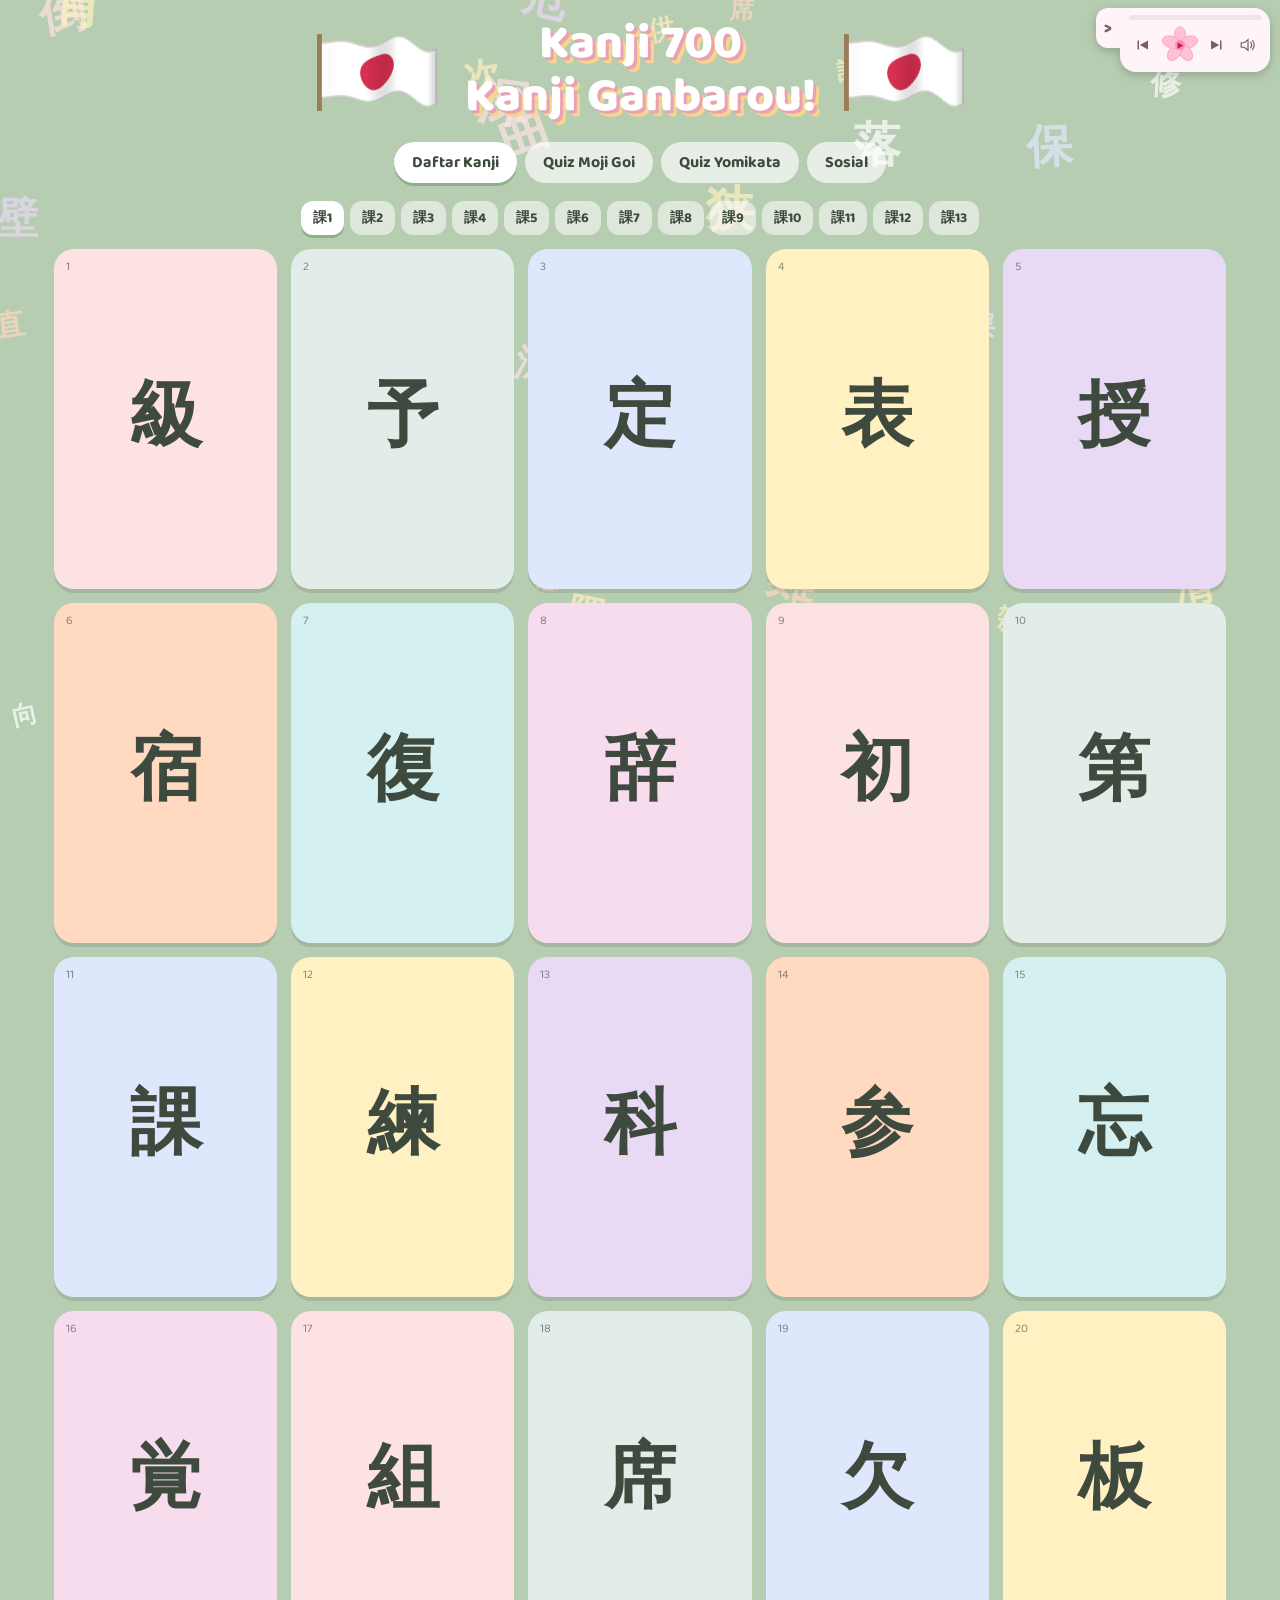
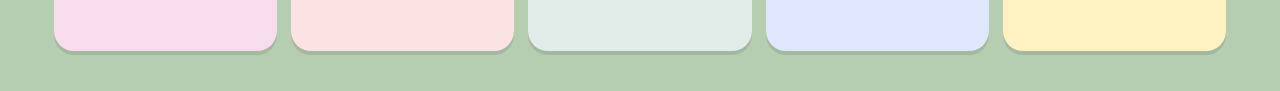
<file: index.html>
<!DOCTYPE html>
<html lang="id"><head><meta charset="utf-8">
<meta name="viewport" content="width=device-width, initial-scale=1, viewport-fit=cover">
<title>Kanji 700 Kanji Ganbarou!</title>
<link href="https://fonts.googleapis.com/css2?family=Baloo+2:wght@500;700;800&display=swap" rel="stylesheet">
<style>
:root{--sage:#b7cdb2;--ink:#3e4a3d;box-sizing:border-box;padding-top:env(safe-area-inset-top,0px);padding-bottom:env(safe-area-inset-bottom,0px)}
*{box-sizing:border-box}
html{scroll-padding-top:env(safe-area-inset-top,0px)}
body{margin:0;background:var(--sage);color:var(--ink);font-family:'Baloo 2','Hiragino Maru Gothic ProN','Yu Gothic',system-ui,sans-serif;min-height:100vh}
header{display:flex;align-items:center;justify-content:center;gap:clamp(8px,3vw,28px);padding:18px 10px 6px}
h1{margin:0;font-size:clamp(22px,5.5vw,48px);font-weight:800;text-align:center;line-height:1.1;color:#fff;text-shadow:3px 3px 0 #e9a1b4,6px 6px 0 #f7d58c}
.flag{width:clamp(48px,12vw,90px);aspect-ratio:3/2;background:#fff;border-radius:3px;position:relative;transform-origin:left center;animation:wave 1.6s ease-in-out infinite;box-shadow:0 3px 8px #0003;flex:none}
.flag:before{content:"";position:absolute;left:50%;top:50%;width:46%;aspect-ratio:1;background:#d9304f;border-radius:50%;transform:translate(-50%,-50%)}
.flag:after{content:"";position:absolute;inset:0;border-radius:3px;background:linear-gradient(90deg,#0002,#fff0 30%,#0002 55%,#fff0 80%,#0002);background-size:200% 100%;animation:shade 1.6s linear infinite}
.flag.r{transform-origin:right center;animation-delay:-.8s}
@keyframes wave{0%,100%{transform:perspective(300px) rotateY(0) skewY(-4deg)}50%{transform:perspective(300px) rotateY(-14deg) skewY(5deg)}}
@keyframes shade{to{background-position:-200% 0}}
nav{display:flex;justify-content:center;gap:8px;flex-wrap:wrap;padding:12px}
nav button{font:700 16px 'Baloo 2',sans-serif;border:0;border-radius:99px;padding:8px 18px;background:#ffffffaa;color:var(--ink);cursor:pointer}
nav button.on{background:#fff;box-shadow:0 3px 0 #8fae8a}
main{max-width:1200px;margin:0 auto;padding:6px 14px 40px}
.sosial.full{position:fixed;inset:0;z-index:50;width:100%;height:100%;min-height:0;border-radius:0;background:#1d1a24}
html.gfull,html.gfull body{overflow:hidden}
html.gfull #pl{top:calc(env(safe-area-inset-top,0px) + 56px)}
.sosial{display:block;width:100%;height:calc(100vh - 170px);min-height:680px;border:0;border-radius:18px;background:transparent}
.lt{display:flex;flex-wrap:wrap;justify-content:center;gap:6px;margin:0 0 14px}
.lt button{font:700 14px 'Baloo 2',sans-serif;border:0;border-radius:12px;padding:6px 12px;background:#ffffff88;color:var(--ink);cursor:pointer}
.lt button.on{background:#fff;box-shadow:0 3px 0 #8fae8a}
.grid{display:grid;grid-template-columns:repeat(5,1fr);gap:14px}
@media(max-width:980px){.grid{grid-template-columns:repeat(3,1fr)}}
@media(max-width:560px){.grid{grid-template-columns:repeat(2,1fr);gap:10px}}
.card{perspective:800px;height:340px;cursor:pointer;-webkit-tap-highlight-color:transparent}
.in{position:relative;width:100%;height:100%;transition:transform .5s;transform-style:preserve-3d}
.flip .in{transform:rotateY(180deg)}
.f,.b{position:absolute;inset:0;border-radius:20px;padding:10px;box-shadow:0 4px 0 #0000001a;backface-visibility:hidden;-webkit-backface-visibility:hidden}
.f{text-align:center;display:flex;flex-direction:column;justify-content:center}
.b{transform:rotateY(180deg);overflow:auto;font-size:16px;line-height:1.35}
.n{font-size:12px;opacity:.6;position:absolute;left:12px;top:8px}
.k{font-size:clamp(54px,8vw,72px);font-weight:700}
.flagc{width:clamp(64px,15vw,120px);height:auto;flex:none;transform-origin:left center;animation:sway 2.2s ease-in-out infinite}@keyframes sway{0%,100%{transform:rotate(-2deg) skewY(-2deg)}50%{transform:rotate(2deg) skewY(2deg)}}.fm{font-weight:800;font-size:18px;margin-top:6px;line-height:1.2}
.m{font-weight:800;font-size:19px;text-align:center;margin-bottom:4px}
.b p{margin:4px 0;font-size:17px}.b b{background:#fff8;border-radius:8px;padding:0 6px;font-size:19px}.b small{font-size:13px;opacity:.85}.b{text-align:center}.ch{display:flex;flex-wrap:wrap;justify-content:center;gap:6px;margin-top:6px}.cw{background:#fff;border-radius:12px;padding:3px 9px;font-size:14px;line-height:1.3}.cw strong{font-size:19px;font-weight:800}
.empty{text-align:center;background:#ffffff88;border-radius:20px;padding:30px;font-weight:700}
.q{max-width:720px;margin:0 auto;text-align:center}
.q .box{background:#ffffffbb;border-radius:24px;padding:18px}
.ask{font-size:14px}.big{font-size:clamp(34px,9vw,60px);font-weight:800;margin:6px 0 14px}
.opts{display:grid;grid-template-columns:1fr 1fr;gap:12px}
.opts button{font:800 clamp(18px,4.5vw,28px) 'Baloo 2','Yu Gothic',sans-serif;border:3px solid transparent;border-radius:22px;padding:16px 6px;cursor:pointer;color:#5b4a6b;transition:transform .15s}
.opts button:active{transform:scale(.95)}
.opts button.ok{border-color:#4caf7a;transform:scale(1.04)}.opts button.no{opacity:.45;border-color:#e57a8f}
.bar{height:14px;background:#ffffffaa;border-radius:99px;overflow:hidden;margin-bottom:12px}.bar i{display:block;height:100%;background:linear-gradient(90deg,#ffb3c6,#ffe29a,#b5e8d5);border-radius:99px}#rain{position:fixed;left:0;top:0;width:100%;height:100%;z-index:0;pointer-events:none}header,nav,main{position:relative;z-index:1}#pl{position:fixed;top:calc(env(safe-area-inset-top,0px) + 8px);right:10px;z-index:5;width:150px;background:#fff5f8;border-radius:0 16px 16px 16px;padding:7px 9px;filter:drop-shadow(0 3px 5px #0003)}
#pb{height:5px;background:#0001;border-radius:9px;overflow:hidden;cursor:pointer}#pb i{display:block;height:100%;width:0;background:#f48fb1}
.pr{display:flex;align-items:center;justify-content:space-between;margin-top:5px}
.pr button{border:0;background:none;padding:0;cursor:pointer;width:26px;height:26px;display:grid;place-items:center;position:relative}
.pr svg{width:18px;height:18px;fill:none;stroke:#7a5c6a;stroke-width:1.6}.pr #pv svg,.pr #pn svg{fill:#7a5c6a;stroke:none}
#pp{width:40px;height:40px}#pp .sk{width:40px;height:40px;stroke:none;fill:none}#pp .pi{position:absolute;width:15px;height:15px;fill:#c2185b;stroke:none}
#pl.on #pp .sk{animation:spin 7s linear infinite}@keyframes spin{to{transform:rotate(360deg)}}
#vr{display:none;width:100%;margin-top:4px;accent-color:#f48fb1}#pl.open #vr{display:block}
@media(max-width:820px){header{padding-top:96px}}
#pl{transition:transform .35s}#pl.hid{transform:translateX(calc(100% + 12px))}
#ph{position:absolute;left:-24px;top:0;width:24px;height:40px;border:0;border-radius:12px 0 0 12px;background:#fff5f8;color:#7a5c6a;font:800 16px 'Baloo 2',sans-serif;cursor:pointer}
.opts button.ok{background:#4cd97b;color:#fff;animation:blink .45s ease-in-out infinite;box-shadow:0 0 14px #4cd97b;transform:scale(1.04)}
.opts button.bad{background:#ff6b81;color:#fff}.opts button.dim{opacity:.5}
@keyframes blink{50%{background:#b8f5cd;color:#2e7d4f;box-shadow:0 0 3px #4cd97b}}
.msg{min-height:30px;font-weight:800;margin:12px 0 4px}
.go{font:800 16px 'Baloo 2',sans-serif;border:0;border-radius:99px;padding:10px 24px;background:#f7d58c;color:var(--ink);cursor:pointer}
.cp{display:grid;grid-template-columns:repeat(auto-fill,minmax(92px,1fr));gap:10px;margin:4px 0 8px}
.cp button{font:800 clamp(15px,3.6vw,20px) 'Baloo 2',sans-serif;border:3px solid transparent;border-radius:18px;padding:12px 4px;cursor:pointer;background:#ffffff99;color:var(--ink)}
.cp button.on{background:#fff;border-color:#8fae8a;box-shadow:0 3px 0 #8fae8a}.cp button.on:before{content:"\2713 "}
.go:disabled{opacity:.45;cursor:not-allowed}.go{margin:4px}
@media(prefers-reduced-motion:reduce){.flag,.flag:after{animation:none}}
html.insos #pl{display:none}
</style></head><body>
<div id="pl"><button id="ph" aria-label="Sembunyikan pemutar">&gt;</button><div id="pb"><i></i></div><div class="pr"><button id="pv" aria-label="Sebelumnya"><svg viewBox="0 0 24 24"><path d="M6 6h2v12H6zM20 6v12L9 12z"/></svg></button><button id="pp" aria-label="Putar/jeda"><svg class="sk" viewBox="0 0 48 48"><ellipse cx="24" cy="13" rx="7" ry="11" fill="#ffc2d4" stroke="#ff9fbb" stroke-width="1" transform="rotate(0 24 24)"/><ellipse cx="24" cy="13" rx="7" ry="11" fill="#ffc2d4" stroke="#ff9fbb" stroke-width="1" transform="rotate(72 24 24)"/><ellipse cx="24" cy="13" rx="7" ry="11" fill="#ffc2d4" stroke="#ff9fbb" stroke-width="1" transform="rotate(144 24 24)"/><ellipse cx="24" cy="13" rx="7" ry="11" fill="#ffc2d4" stroke="#ff9fbb" stroke-width="1" transform="rotate(216 24 24)"/><ellipse cx="24" cy="13" rx="7" ry="11" fill="#ffc2d4" stroke="#ff9fbb" stroke-width="1" transform="rotate(288 24 24)"/><circle cx="24" cy="24" r="6" fill="#ff8fb1"/></svg><svg class="pi" viewBox="0 0 24 24"><path id="pd" d="M9 7l9 5-9 5z"/></svg></button><button id="pn" aria-label="Berikutnya"><svg viewBox="0 0 24 24"><path d="M16 6h2v12h-2zM4 6v12l11-6z"/></svg></button><button id="vb" aria-label="Volume"><svg viewBox="0 0 24 24"><path d="M3 9v6h4l5 4V5L7 9zM15 8a5 5 0 010 8M17.5 5.5a9 9 0 010 13"/></svg></button></div><input id="vr" type="range" min="0" max="1" step=".01" value=".2" aria-label="Volume"></div>
<header><canvas class="flagc"></canvas><h1>Kanji 700<br>Kanji Ganbarou!</h1><canvas class="flagc"></canvas></header>
<nav><button data-t="k" class="on">Daftar Kanji</button><button data-t="m">Quiz Moji Goi</button><button data-t="y">Quiz Yomikata</button><button data-t="s">Sosial</button></nav>
<main id="app"></main>
<script>const SONGS=["songs/lagu-01.mp3", "songs/lagu-02.mp3", "songs/lagu-03.mp3", "songs/lagu-04.mp3", "songs/lagu-05.mp3", "songs/lagu-06.mp3", "songs/lagu-07.mp3", "songs/lagu-08.mp3", "songs/lagu-09.mp3", "songs/lagu-10.mp3", "songs/lagu-11.mp3"];</script>
<script></script>
<script>
// kanji|on|kun|arti|kata:yomi,... (20 kanji per pelajaran; kata pertama dipakai quiz)
const X={"表": "表:ひょう:tabel,表す:あらわす:menyatakan,表:おもて:sisi depan", "参": "参る:まいる:pergi (rendah hati)", "覚": "目が覚める:めがさめる:terbangun,目を覚ます:めをさます:membangunkan diri", "組": "組:くみ:kelompok,組む:くむ:menyusun,組み立てる:くみたてる:merakit", "消": "消える:きえる:menghilang,消極的:しょうきょくてき:negatif,消しゴム:けしゴム:penghapus", "次": "次ぐ:つぐ:menyusul,次:つぎ:berikut", "最": "最も:もっとも:paling", "当": "当てる:あてる:mengenakan,適当な:てきとうな:pantas", "選": "選ぶ:えらぶ:memilih", "変": "変わる:かわる:berubah,変える:かえる:mengubah", "直": "直通:ちょくつう:langsung,直る:なおる:sembuh,直す:なおす:memperbaiki,直ちに:ただちに:segera", "形": "形:かたち:bentuk,形容詞:けいようし:kata sifat", "記": "記号:きごう:simbol", "数": "数:かず:jumlah,数える:かぞえる:menghitung", "余": "余裕:よゆう:kelonggaran,余る:あまる:bersisa", "速": "速い:はやい:cepat", "遅": "遅れる:おくれる:terlambat", "易": "安易:あんい:enteng", "難": "難い:がたい:sukar ~", "太": "太る:ふとる:menjadi gemuk", "暖": "暖かい:あたたかい:hangat", "冷": "冷える:ひえる:menjadi dingin,冷やす:ひやす:mendinginkan,冷める:さめる:mendingin,冷ます:さます:mendinginkan", "温": "温度:おんど:suhu,温かい:あたたかい:hangat", "初": "初めに:はじめに:pada awalnya", "解": "解決:かいけつ:penyelesaian,解ける:とける:terpecahkan,解く:とく:memecahkan", "筆": "鉛筆:えんぴつ:pensil", "違": "違う:ちがう:berbeda", "向": "向ける:むける:mengarahkan,向かいの:むかいの:di seberang", "留": "留まる:とまる:berhenti,留める:とめる:menghentikan", "身": "身:み:tubuh"};
const G=Object.fromEntries("中級=menengah;上級=tingkat atas;予習=persiapan belajar;予定=rencana;定規=penggaris;発表=pengumuman;表現=ungkapan;授業=pelajaran;教授=profesor;宿題=PR;宿=penginapan;復習=mengulang;回復=pulih;辞書=kamus;辞める=berhenti;初級=tingkat dasar;初めて=pertama kali;第一=yang pertama;課程=kursus;課=pelajaran;練習=latihan;科学=sains;教科書=buku pelajaran;参加=ikut serta;参考書=buku referensi;忘れ物=barang tertinggal;忘れる=lupa;感覚=perasaan;覚える=mengingat;番組=acara TV;組織=organisasi;席=kursi;出席=hadir;欠席=absen;欠ける=kurang;黒板=papan tulis;板=papan;理解=paham;解答=jawaban;筆=kuas;筆記試験=ujian tulis;違反=pelanggaran;間違う=salah;消毒=desinfeksi;消す=menghapus;目次=daftar isi;次第に=perlahan-lahan;下線=garis bawah;最近=akhir-akhir ini;最初=awal;適切=tepat;適当=cocok;本当=benar;当たる=mengenai;選手=atlet;選挙=pemilu;例=contoh;例えば=misalnya;形式=format;人形=boneka;変化=perubahan;変な=aneh;和式=gaya Jepang;正直=jujur;直角=sudut siku;日記=buku harian;記入=mengisi;百点=nilai 100;点=poin;机=meja;数学=matematika;数字=angka;余計=berlebihan;余分=kelebihan;速度=kecepatan;高速=kecepatan tinggi;遅刻=terlambat;遅い=lambat;貿易=perdagangan;易しい=mudah;単語=kosakata;単数=tunggal;簡単=mudah;困難=kesulitan;難しい=sulit;細い=ramping;細かい=halus;太平洋=Samudra Pasifik;太い=tebal;狭い=sempit;浅い=dangkal;深夜=tengah malam;深い=dalam;冷静=tenang;静か=sunyi;涼しい=sejuk;暖房=pemanas;温暖=hangat;冷房=AC;冷たい=dingin;体温=suhu tubuh;気温=suhu udara;熱=demam;熱い=panas;困る=kesulitan;地球=bumi;球=bola;文化=budaya;化粧=rias".split(";").map(s=>s.split("=")));
const D=`級|キュウ||tingkat|中級:ちゅうきゅう,上級:じょうきゅう
予|ヨ||sebelumnya|予習:よしゅう,予定:よてい
定|テイ・ジョウ||menetapkan|予定:よてい,定規:じょうぎ
表|ヒョウ|おもて・あらわ-す|permukaan, tabel|発表:はっぴょう,表現:ひょうげん
授|ジュ||mengajar|授業:じゅぎょう,教授:きょうじゅ
宿|シュク|やど|penginapan|宿題:しゅくだい,宿:やど
復|フク||kembali|復習:ふくしゅう,回復:かいふく
辞|ジ|や-める|kata, berhenti|辞書:じしょ,辞める:やめる
初|ショ|はじ-め|pertama|初級:しょきゅう,初めて:はじめて
第|ダイ||urutan ke-|第一:だいいち
課|カ||pelajaran|課程:かてい,課:か
練|レン||berlatih|練習:れんしゅう
科|カ||bidang studi|科学:かがく,教科書:きょうかしょ
参|サン|まい-る|ikut, berkunjung|参加:さんか,参考書:さんこうしょ
忘||わす-れる|lupa|忘れ物:わすれもの,忘れる:わすれる
覚|カク|おぼ-える・さ-める|ingat, terbangun|感覚:かんかく,覚える:おぼえる
組|ソ|くみ・く-む|kelompok|番組:ばんぐみ,組織:そしき
席|セキ||kursi|出席:しゅっせき,席:せき
欠|ケツ|か-ける|kurang, absen|欠席:けっせき,欠ける:かける
板|バン|いた|papan|黒板:こくばん,板:いた
解|カイ|と-ける・と-く|memecahkan|理解:りかい,解答:かいとう
筆|ヒツ|ふで|kuas|筆:ふで,筆記試験:ひっきしけん
違|イ|ちが-う|berbeda, salah|違反:いはん,間違う:まちがう
消|ショウ|き-える・け-す|padam|消毒:しょうどく,消す:けす
次|ジ・シ|つぎ・つ-ぐ|berikutnya|目次:もくじ,次第に:しだいに
線|セン||garis|下線:かせん
最|サイ|もっと-も|paling|最近:さいきん,最初:さいしょ
適|テキ||cocok|適切:てきせつ,適当:てきとう
当|トウ|あ-たる・あ-てる|mengenai, tepat|本当:ほんとう,当たる:あたる
選|セン|えら-ぶ|memilih|選手:せんしゅ,選挙:せんきょ
例|レイ|たと-える|contoh|例:れい,例えば:たとえば
形|ケイ・ギョウ|かたち|bentuk|形式:けいしき,人形:にんぎょう
変|ヘン|か-わる・か-える|berubah, aneh|変化:へんか,変な:へんな
式|シキ||gaya, upacara|和式:わしき,形式:けいしき
直|チョク・ジキ|なお-る・なお-す|lurus, jujur|正直:しょうじき,直角:ちょっかく
記|キ||mencatat|日記:にっき,記入:きにゅう
点|テン||titik, nilai|百点:ひゃくてん,点:てん
机||つくえ|meja|机:つくえ
数|スウ|かず・かぞ-える|bilangan|数学:すうがく,数字:すうじ
余|ヨ|あま-る|sisa|余計:よけい,余分:よぶん
速|ソク|はや-い|cepat|速度:そくど,高速:こうそく
遅|チ|おそ-い・おく-れる|lambat|遅刻:ちこく,遅い:おそい
易|エキ・イ|やさ-しい|mudah|貿易:ぼうえき,易しい:やさしい
単|タン||tunggal|単語:たんご,単数:たんすう
簡|カン||sederhana|簡単:かんたん
難|ナン|むずか-しい・かた-い|sulit|困難:こんなん,難しい:むずかしい
細||ほそ-い・こま-かい|ramping, halus|細い:ほそい,細かい:こまかい
太|タイ|ふと-い・ふと-る|tebal, gemuk|太平洋:たいへいよう,太い:ふとい
狭||せま-い|sempit|狭い:せまい
浅||あさ-い|dangkal|浅い:あさい
深|シン|ふか-い|dalam|深夜:しんや,深い:ふかい
静|セイ|しず-か|tenang|冷静:れいせい,静か:しずか
涼||すず-しい|sejuk|涼しい:すずしい
暖|ダン|あたた-かい|hangat|暖房:だんぼう,温暖:おんだん
冷|レイ|つめ-たい・ひ-える|dingin|冷房:れいぼう,冷たい:つめたい
温|オン|あたた-かい|hangat, suhu|体温:たいおん,気温:きおん
熱|ネツ|あつ-い|panas, demam|熱:ねつ,熱い:あつい
困|コン|こま-る|kesulitan|困る:こまる,困難:こんなん
球|キュウ|たま|bola|地球:ちきゅう,球:たま
化|カ・ケ||berubah|文化:ぶんか,化粧:けしょう
馬|バ|うま|kuda|乗馬:じょうば:berkuda,馬:うま:kuda,馬車:ばしゃ:kereta kuda
象|ショウ・ゾウ||gajah, fenomena|気象:きしょう:cuaca,現象:げんしょう:fenomena,象:ぞう:gajah,印象:いんしょう:kesan
竹||たけ|bambu|竹:たけ:bambu,竹林:ちくりん:hutan bambu
糸||いと|benang|糸:いと:benang,毛糸:けいと:benang wol
貝||かい|kerang|貝:かい:kerang,貝殻:かいがら:cangkang
毛|モウ|け|rambut, bulu|羊毛:ようもう:wol,毛:け:rambut,毛糸:けいと:benang wol
舟||ふね|perahu|舟:ふね:perahu
石|セキ・シャク|いし|batu|石油:せきゆ:minyak bumi,磁石:じしゃく:magnet,石:いし:batu,石けん:せっけん:sabun
岩|ガン|いわ|batu karang|溶岩:ようがん:lava,岩:いわ:batu karang
畑||はたけ|ladang|畑:はたけ:ladang
由|ユ・ユウ||sebab|経由:けいゆ:melalui,理由:りゆう:alasan,自由:じゆう:kebebasan
油|ユ|あぶら|minyak|石油:せきゆ:minyak bumi,油:あぶら:minyak,しょう油:しょうゆ:kecap
官|カン||pejabat|官庁:かんちょう:kantor pemerintah,警官:けいかん:polisi
管|カン|くだ|pipa, mengelola|管理:かんり:pengelolaan,管:くだ:pipa
島|トウ|しま|pulau|半島:はんとう:semenanjung,島:しま:pulau
若||わか-い|muda|若い:わかい:muda,若者:わかもの:anak muda
苦|ク|くる-しい・にが-い|pahit, susah|苦労:くろう:kesulitan,苦しい:くるしい:menderita,苦い:にがい:pahit,苦手:にがて:kurang mahir
向|コウ|む-く・む-かう|menghadap|方向:ほうこう:arah,向く:むく:menghadap,向かう:むかう:menuju,向こう:むこう:seberang
老|ロウ||tua|老人:ろうじん:lansia
像|ゾウ||patung, citra|像:ぞう:patung,想像:そうぞう:imajinasi
紹|ショウ||memperkenalkan|紹介:しょうかい:perkenalan
介|カイ||perantara|紹介:しょうかい:perkenalan
留|リュウ・ル|と-まる・と-める|tinggal|留学:りゅうがく:studi luar negeri,留守:るす:tidak di rumah,書留:かきとめ:surat tercatat
的|テキ||sasaran|目的:もくてき:tujuan,代表的:だいひょうてき:representatif
術|ジュツ||teknik|手術:しゅじゅつ:operasi,美術館:びじゅつかん:museum seni
技|ギ||keterampilan|技術:ぎじゅつ:teknologi
妻|サイ|つま|istri|夫妻:ふさい:suami istri,妻:つま:istri
供|キョウ|とも|menyajikan|供給:きょうきゅう:pasokan,子供:こども:anak
緒|ショ||awal|一緒に:いっしょに:bersama
登|トウ・ト|のぼ-る|mendaki|登場:とうじょう:muncul,登山:とざん:mendaki gunung,登る:のぼる:mendaki
専|セン||khusus|専門:せんもん:bidang keahlian,専攻:せんこう:jurusan
卒|ソツ||lulus|卒業:そつぎょう:kelulusan
結|ケツ|むす-ぶ|mengikat|結果:けっか:hasil,結ぶ:むすぶ:mengikat,結婚:けっこん:pernikahan
婚|コン||menikah|結婚:けっこん:pernikahan
夫|フ・フウ|おっと|suami|夫人:ふじん:nyonya,夫婦:ふうふ:suami istri,夫:おっと:suami
刺|シ|さ-す|menusuk|名刺:めいし:kartu nama,刺す:さす:menusuk,刺身:さしみ:sashimi
身|シン|み|tubuh|身長:しんちょう:tinggi badan,全身:ぜんしん:seluruh tubuh,身分:みぶん:status,独身:どくしん:lajang
独|ドク|ひと-り|sendiri|独身:どくしん:lajang,独特:どくとく:khas,独り言:ひとりごと:bicara sendiri
柔|ジュウ|やわ-らかい|lembut|柔道:じゅうどう:judo,柔らかい:やわらかい:lembut
配|ハイ|くば-る|membagi, khawatir|心配:しんぱい:khawatir,配達:はいたつ:pengantaran,配る:くばる:membagikan
畳|ジョウ|たたみ|tatami|畳:たたみ:tatami,6畳:ろくじょう:6 tikar
具|グ||perkakas|家具:かぐ:perabot,道具:どうぐ:alat
雑|ザツ・ゾウ||campur|雑誌:ざっし:majalah,雑きん:ぞうきん:kain pel
誌|シ||catatan|雑誌:ざっし:majalah
童|ドウ||anak|童話:どうわ:dongeng,児童:じどう:anak-anak
児|ジ||anak|児童:じどう:anak-anak,育児:いくじ:pengasuhan anak
冊|サツ||buku (penghitung)|何冊:なんさつ:berapa buku,一冊:いっさつ:satu buku
壁||かべ|dinding|壁:かべ:dinding
絵|カイ・エ|え|gambar|絵画:かいが:lukisan,絵:え:gambar
隅||すみ|sudut|隅:すみ:sudut
箱||はこ|kotak|箱:はこ:kotak,ごみ箱:ごみばこ:tempat sampah
床|ショウ|とこ・ゆか|lantai|起床:きしょう:bangun tidur,床の間:とこのま:tokonoma,床:ゆか:lantai,床屋:とこや:tukang cukur
戸||と|pintu|戸:と:pintu,戸棚:とだな:lemari,雨戸:あまど:daun jendela
庫|コ||gudang|金庫:きんこ:brankas,車庫:しゃこ:garasi,冷蔵庫:れいぞうこ:kulkas
蔵|ゾウ||menyimpan|冷蔵庫:れいぞうこ:kulkas
器|キ||wadah|食器:しょっき:peralatan makan,器具:きぐ:perkakas,容器:ようき:wadah
乳|ニュウ||susu|牛乳:ぎゅうにゅう:susu sapi
卵||たまご|telur|卵:たまご:telur
果|カ||buah, hasil|果実:かじつ:buah,果物:くだもの:buah-buahan,結果:けっか:hasil
庭|テイ|にわ|taman|家庭:かてい:keluarga,庭:にわ:taman
落|ラク|お-ちる・お-とす|jatuh|落第:らくだい:tidak lulus,落ちる:おちる:jatuh,落とす:おとす:menjatuhkan,落ち着く:おちつく:tenang
並||なみ・なら-ぶ・なら-べる|berjajar|並木:なみき:deretan pohon,並ぶ:ならぶ:berbaris,並べる:ならべる:menyusun
決|ケツ|き-まる・き-める|memutuskan|決定:けってい:keputusan,決心:けっしん:tekad,決まる:きまる:ditetapkan,決める:きめる:memutuskan
折|セツ|お-れる・お-る|melipat, patah|骨折:こっせつ:patah tulang,折れる:おれる:patah,折る:おる:mematahkan
続|ゾク|つづ-く・つづ-ける|berlanjut|接続:せつぞく:sambungan,連続:れんぞく:berturut-turut,続く:つづく:berlanjut,続ける:つづける:melanjutkan,手続き:てつづき:prosedur
割||わり・わ-れる・わ-る|membagi, rasio|割合:わりあい:perbandingan,~割:わり:persepuluh,割れる:われる:pecah,割る:わる:memecah
流|リュウ|なが-れる・なが-す|mengalir|流行:りゅうこう:tren,交流:こうりゅう:pertukaran,流れる:ながれる:mengalir,流す:ながす:mengalirkan
渡||わた-る・わた-す|menyeberang|渡る:わたる:menyeberang,渡す:わたす:menyerahkan
曲|キョク|ま-がる・ま-げる|melengkung, lagu|曲:きょく:lagu,曲線:きょくせん:kurva,曲がる:まがる:berbelok,曲げる:まげる:membengkokkan
過|カ|す-ぎる・す-ごす|melewati|通過:つうか:melewati,過失:かしつ:kelalaian,過ぎる:すぎる:berlalu,過ごす:すごす:menghabiskan waktu
助|ジョ|たす-かる・たす-ける|menolong|助手:じょしゅ:asisten,助かる:たすかる:tertolong,助ける:たすける:menolong
倒|トウ|たお-れる・たお-す|roboh|面倒:めんどう:merepotkan,倒れる:たおれる:roboh,倒す:たおす:merobohkan
増|ゾウ|ま-す・ふ-える・ふ-やす|bertambah|増加:ぞうか:peningkatan,増す:ます:bertambah,増える:ふえる:bertambah,増やす:ふやす:menambah
減|ゲン|へ-る・へ-らす|berkurang|増減:ぞうげん:naik turun,減る:へる:berkurang,減らす:へらす:mengurangi
伸||の-びる・の-ばす|memanjang|伸びる:のびる:memanjang,伸ばす:のばす:memanjangkan
破|ハ|やぶ-れる・やぶ-る|merusak|破片:はへん:serpihan,破産:はさん:bangkrut,破れる:やぶれる:robek,破る:やぶる:merobek
育|イク|そだ-つ・そだ-てる|membesarkan|教育:きょういく:pendidikan,育児:いくじ:pengasuhan anak,育つ:そだつ:tumbuh,育てる:そだてる:membesarkan
燃||も-える・も-やす|terbakar|燃える:もえる:terbakar,燃やす:もやす:membakar
残|ザン|のこ-る・のこ-す|tersisa|残念:ざんねん:sayang sekali,残る:のこる:tersisa,残す:のこす:menyisakan
片|ヘン|かた|serpihan, sebelah|破片:はへん:serpihan,片仮名:かたかな:katakana,片付ける:かたづける:membereskan,片付く:かたづく:rapi,片道:かたみち:sekali jalan
越||こ-す・こ-える|melewati|越す:こす:melewati,越える:こえる:melintasi,引っ越す:ひっこす:pindah rumah
港|コウ|みなと|pelabuhan|空港:くうこう:bandara,港:みなと:pelabuhan
神|シン・ジン|かみ|dewa|神話:しんわ:mitos,神経:しんけい:saraf,神社:じんじゃ:kuil Shinto,神:かみ:dewa
美|ビ|うつく-しい|indah|美容院:びよういん:salon kecantikan,美人:びじん:wanita cantik,美しい:うつくしい:indah
偉|イ|えら-い|hebat|偉大:いだい:agung,偉い:えらい:hebat
芸|ゲイ||seni|園芸:えんげい:berkebun,芸術:げいじゅつ:seni,芸能:げいのう:hiburan
交|コウ|まじ-る・まざ-る・まぜ-る|bergaul, bercampur|交通:こうつう:lalu lintas,交番:こうばん:pos polisi,交じる:まじる:bercampur,交ざる:まざる:tercampur,交ぜる:まぜる:mencampur
差|サ||perbedaan|交差点:こうさてん:persimpangan,差:さ:selisih
役|ヤク||peran|市役所:しやくしょ:balai kota,役:やく:peran,役に立つ:やくにたつ:berguna,主役:しゅやく:peran utama
公|コウ||umum|公共:こうきょう:umum,公平:こうへい:adil
園|エン||taman|公園:こうえん:taman umum
昔||むかし|dahulu|昔:むかし:dahulu
城||しろ|kastil|城:しろ:kastil
警|ケイ||memperingatkan|警備:けいび:penjagaan,警告:けいこく:peringatan,警察:けいさつ:polisi
察|サツ||memahami|警察:けいさつ:polisi,観察:かんさつ:pengamatan
署|ショ||kantor|消防署:しょうぼうしょ:pemadam kebakaran,署名:しょめい:tanda tangan
防|ボウ|ふせ-ぐ|mencegah|予防:よぼう:pencegahan,防止:ぼうし:penanggulangan,防ぐ:ふせぐ:mencegah
橋|キョウ|はし|jembatan|鉄橋:てっきょう:jembatan besi,橋:はし:jembatan
容|ヨウ||isi|内容:ないよう:isi,容器:ようき:wadah
角|カク|かど|sudut|方角:ほうがく:arah mata angin,角度:かくど:sudut,三角形:さんかくけい:segitiga,四角形:しかくけい:segi empat,角:かど:sudut jalan
符|フ||tanda|切符:きっぷ:tiket,符号:ふごう:simbol
券|ケン||tiket|券:けん:tiket,定期券:ていきけん:kartu langganan,乗車券:じょうしゃけん:tiket naik kereta
枚|マイ||lembar|~枚:まい:lembar,枚数:まいすう:jumlah lembar
札|サツ||uang kertas|千円札:せんえんさつ:uang 1000 yen,改札口:かいさつぐち:gerbang tiket
改|カイ|あらた-める|memperbarui|改札口:かいさつぐち:gerbang tiket,改める:あらためる:memperbarui,改めて:あらためて:sekali lagi
算|サン||menghitung|計算:けいさん:perhitungan,予算:よさん:anggaran
精|セイ||teliti, jiwa|精算:せいさん:penyesuaian ongkos,精神:せいしん:jiwa
面|メン||wajah, sisi|表面:ひょうめん:permukaan,方面:ほうめん:arah
停|テイ||berhenti|停止:ていし:penghentian,停電:ていでん:mati listrik,停車:ていしゃ:berhenti,停留所:ていりゅうじょ:halte
刻|コク|きざ-む|mengukir, mencincang|時刻:じこく:waktu,深刻:しんこく:serius,時刻表:じこくひょう:jadwal,刻む:きざむ:mencincang
普|フ||umum|普通:ふつう:biasa,普段:ふだん:sehari-hari
快|カイ||menyenangkan|快適:かいてき:nyaman,快速電車:かいそくでんしゃ:kereta cepat
換|カン|か-える|menukar|交換:こうかん:menukar,換気:かんき:ventilasi,乗り換える:のりかえる:berganti kereta
禁|キン||melarang|禁止:きんし:larangan,禁煙:きんえん:dilarang merokok
煙|エン|けむり・けむ-い|asap|煙突:えんとつ:cerobong,禁煙:きんえん:dilarang merokok,煙:けむり:asap,煙い:けむい:berasap
険|ケン|けわ-しい|curam, bahaya|冒険:ぼうけん:petualangan,険しい:けわしい:curam
危|キ|あぶ-ない・あや-うい|bahaya|危険な:きけんな:berbahaya,危ない:あぶない:berbahaya,危うい:あやうい:genting
路|ロ||jalan|道路:どうろ:jalan raya,線路:せんろ:rel,通路:つうろ:lorong
側||かわ|sisi|両側:りょうがわ:kedua sisi,窓側:まどがわ:sisi jendela,通路側:つうろがわ:sisi lorong
窓||まど|jendela|窓:まど:jendela,窓口:まどぐち:loket
受|ジュ|う-ける|menerima|受験:じゅけん:ujian masuk,受ける:うける:menerima,受付:うけつけ:resepsionis
付|フ|つ-く・つ-ける|menempel|付近:ふきん:sekitar,付属:ふぞく:terlampir,付く:つく:menempel,付ける:つける:menempelkan,受付:うけつけ:resepsionis
常|ジョウ|つね|biasa|日常:にちじょう:sehari-hari,常識:じょうしき:akal sehat,正常:せいじょう:normal,常に:つねに:selalu
非|ヒ||bukan|非常:ひじょう:darurat,非常口:ひじょうぐち:pintu darurat,非常に:ひじょうに:sangat
階|カイ||lantai, tingkat|~階:かい:lantai ke-,階段:かいだん:tangga
段|ダン||tangga, tahap|階段:かいだん:tangga,手段:しゅだん:cara
営|エイ||mengelola|営業:えいぎょう:bisnis,営業中:えいぎょうちゅう:sedang buka
準|ジュン||standar|水準:すいじゅん:tingkat,基準:きじゅん:standar,準備:じゅんび:persiapan
備|ビ|そな-える|menyiapkan|準備:じゅんび:persiapan,設備:せつび:fasilitas,備える:そなえる:bersiap
清|セイ|きよ-い|bersih|清潔:せいけつ:bersih,清書:せいしょ:menyalin rapi,清い:きよい:suci
掃|ソウ|は-く|menyapu|清掃:せいそう:pembersihan,掃く:はく:menyapu
議|ギ||berunding|会議:かいぎ:rapat,不思議:ふしぎ:aneh
製|セイ||membuat|製品:せいひん:produk,製作:せいさく:pembuatan,~製:せい:buatan ~
綿|メン|わた|kapas|綿:めん:katun,木綿:もめん:katun,綿100%:めんひゃくパーセント:katun 100%,綿:わた:kapas
募|ボ||menghimpun|募集:ぼしゅう:perekrutan
給|キュウ||memberi|給料:きゅうりょう:gaji,供給:きょうきゅう:pasokan
師|シ||guru|教師:きょうし:guru,医師:いし:dokter
求|キュウ|もと-める|meminta|要求:ようきゅう:tuntutan,請求:せいきゅう:penagihan,求める:もとめる:meminta
修|シュウ||memperbaiki|修理:しゅうり:perbaikan,修正:しゅうせい:koreksi
承|ショウ|うけたまわ-る|menerima (hormat)|承認:しょうにん:persetujuan,承る:うけたまわる:menerima (rendah hati)
材|ザイ||bahan|材料:ざいりょう:bahan
玉||たま|bola, manik|玉:たま:bola,玉ねぎ:たまねぎ:bawang bombai
個|コ||buah, individu|個人:こじん:pribadi,~個:こ:buah (penghitung)
塩|エン|しお|garam|食塩:しょくえん:garam dapur,塩:しお:garam
粉||こ・こな|bubuk|粉:こな:bubuk,粉:こ:tepung,小麦粉:こむぎこ:tepung terigu
杯|ハイ||gelas|~杯:はい:gelas,一杯:いっぱい:satu gelas
固|コ|かた-い|keras|固体:こたい:zat padat,固い:かたい:keras
厚|コウ|あつ-い|tebal|厚生労働省:こうせいろうどうしょう:Kemenkes dan Tenaga Kerja,厚い:あつい:tebal,厚かましい:あつかましい:tidak tahu malu
薄||うす-い|tipis|薄い:うすい:tipis
量|リョウ|はか-る|jumlah, mengukur|量:りょう:jumlah,分量:ぶんりょう:takaran,量る:はかる:menimbang
湯||ゆ|air panas|湯:ゆ:air panas
沸||わ-く・わ-かす|mendidih|沸く:わく:mendidih,沸かす:わかす:mendidihkan
軟||やわ-らかい|lembut|軟らかい:やわらかい:empuk
混|コン|ま-じる・ま-ざる・ま-ぜる|bercampur|混雑:こんざつ:padat,混じる:まじる:bercampur,混ざる:まざる:tercampur,混ぜる:まぜる:mencampur
等|トウ|ひと-しい|sama|~等:とう:dan lain-lain,等分:とうぶん:bagi rata,高等:こうとう:tingkat tinggi,平等:びょうどう:setara,等しい:ひとしい:sama
丸||まる・まる-い|bulat|丸:まる:lingkaran,丸い:まるい:bulat
包|ホウ|つつ-む|membungkus|包装:ほうそう:kemasan,包帯:ほうたい:perban,包む:つつむ:membungkus,小包:こづつみ:paket kecil
巻|カン|ま-く|menggulung|~巻:かん:jilid,巻く:まく:menggulung
麦||むぎ|gandum|小麦:こむぎ:gandum,蕎麦:そば:soba
焼||や-ける・や-く|membakar|焼ける:やける:terbakar,焼く:やく:memanggang
編|ヘン|あ-む|merajut, menyunting|編集:へんしゅう:penyuntingan,編む:あむ:merajut
示|ジ|しめ-す|menunjukkan|指示:しじ:instruksi,表示:ひょうじ:tampilan,示す:しめす:menunjukkan
成|セイ|な-る|menjadi|成長:せいちょう:pertumbuhan,成人:せいじん:dewasa,作成:さくせい:pembuatan,成田国際空港:なりたこくさいくうこう:Bandara Narita
存|ソン・ゾン||ada|存在:そんざい:keberadaan,存じる:ぞんじる:mengetahui (hormat)
保|ホ||menjaga|保存:ほぞん:penyimpanan,保証:ほしょう:jaminan
設|セツ||mendirikan|設計:せっけい:perancangan,建設:けんせつ:pembangunan,設定:せってい:pengaturan
印|イン|しるし|tanda, cap|印象:いんしょう:kesan,印:しるし:tanda,目印:めじるし:penanda
刷|サツ|す-る|mencetak|印刷:いんさつ:pencetakan,刷る:する:mencetak
信|シン||percaya|通信:つうしん:komunikasi,自信:じしん:percaya diri,送信:そうしん:mengirim pesan,信じる:しんじる:percaya,信号:しんごう:lampu lalu lintas
了|リョウ||selesai|終了:しゅうりょう:berakhir,完了:かんりょう:selesai
列|レツ||baris|列:れつ:barisan,列島:れっとう:kepulauan,列車:れっしゃ:kereta,行列:ぎょうれつ:antrean panjang
戻||もど-る・もど-す|kembali|戻る:もどる:kembali,戻す:もどす:mengembalikan
更|コウ|さら・ふ-ける|lagi, bertambah|変更:へんこう:perubahan,更新:こうしん:pembaruan,更に:さらに:lebih lagi,夜が更ける:よがふける:malam larut
移|イ|うつ-る・うつ-す|pindah|移動:いどう:bergerak,移る:うつる:berpindah,移す:うつす:memindahkan
除|ジョ・ジ|のぞ-く|menghapus|削除:さくじょ:menghapus,掃除:そうじ:bersih-bersih,除く:のぞく:mengecualikan
能|ノウ||kemampuan|能力:のうりょく:kemampuan,機能:きのう:fungsi,性能:せいのう:performa
接|セツ||bersentuhan|面接:めんせつ:wawancara,直接:ちょくせつ:langsung,接続:せつぞく:sambungan
候|コウ||musim, cuaca|気候:きこう:iklim,天候:てんこう:cuaca
補|ホ|おぎな-う|menambah|候補:こうほ:kandidat,補う:おぎなう:melengkapi
囲|イ|かこ-む|mengelilingi|周囲:しゅうい:sekeliling,範囲:はんい:cakupan,囲む:かこむ:mengelilingi
祖|ソ||leluhur|祖先:そせん:leluhur,祖父:そふ:kakek,祖母:そぼ:nenek,先祖:せんぞ:nenek moyang
怒||おこ-る|marah|怒る:おこる:marah
泣||な-く|menangis|泣く:なく:menangis
彼||かれ・かの|dia|彼:かれ:dia (laki-laki),彼女:かのじょ:dia (perempuan)
恥||は-ずかしい|malu|恥ずかしい:はずかしい:malu
息|ソク|いき|napas|休息:きゅうそく:istirahat,息:いき:napas,ため息:ためいき:helaan napas,息子:むすこ:anak laki-laki
抱||だ-く・いだ-く・かか-える|memeluk|抱く:だく:memeluk,抱く:いだく:menyimpan (harapan),抱える:かかえる:menggendong
娘||むすめ|anak perempuan|娘:むすめ:anak perempuan
孫|ソン|まご|cucu|子孫:しそん:keturunan,孫:まご:cucu
君|クン|きみ|kamu|~君:くん:sebutan (~kun),君:きみ:kamu
似||に-る|mirip|似る:にる:mirip,真似:まね:meniru
珍||めずら-しい|langka|珍しい:めずらしい:langka
寺|ジ|てら|kuil Buddha|~寺:じ:kuil ~,寺院:じいん:kuil,寺:てら:kuil
仏||ほとけ|Buddha|仏:ほとけ:Buddha,仏さま:ほとけさま:patung Buddha
祈||いの-る|berdoa|祈る:いのる:berdoa,お祈り:おいのり:doa
築|チク||membangun|建築:けんちく:arsitektur
徒|ト||murid|生徒:せいと:murid
将|ショウ||masa depan|将来:しょうらい:masa depan,将棋:しょうぎ:shogi
経|ケイ||melalui, mengelola|経験:けいけん:pengalaman,経営:けいえい:pengelolaan
活|カツ||hidup|生活:せいかつ:kehidupan,活動:かつどう:kegiatan`.split("\n").map((l,i)=>{const[k,on,kun,m,e0]=l.split("|"),e=e0+(X[k]?","+X[k]:"");const x=e.split(",").map(p=>{const a=p.split(":");a[2]=a[2]||G[a[0]]||"";return a});return{k,on,kun,m,x,w:x[0][0],r:x[0][1],l:Math.floor(i/20)}});
const P=["#fde2e4","#e2ece9","#dfe7fd","#fff1c1","#e8d9f5","#ffd9c0","#d4f0f0","#f6dcec"];
const P2=["#ffd1dc","#c9f0e1","#cfe0ff","#fff0b3","#e5d4f7","#ffdcc2"];
const OK=["Sugoi! ✨","Hebat! 🎉","Pintar sekali! 🌸","Yatta! 🥳","Kamu keren! 💖"];
const NO=["Yah, salah 💦","Ups, coba lagi! 🙈","Hampir! Ganbatte! 💪","Tidak apa-apa 🌷","Semangat, jangan menyerah! 🍀"];
const app=document.getElementById("app");
const sh=a=>[...a].sort(()=>Math.random()-.5),pick=a=>a[Math.random()*a.length|0];
const idle=()=>!!document.querySelector("iframe.sosial");
const rc=document.createElement("canvas");rc.id="rain";document.body.prepend(rc);
(()=>{const x=rc.getContext("2d"),ch=D.map(d=>d.k),col=["#fde2e4","#fff1c1","#dfe7fd","#e8d9f5","#ffd9c0","#ffffff"];let W,H,ds=[];
 const mk=y=>({x:Math.random()*W,y,s:22+Math.random()*30,v:.5+Math.random()*1.3,c:pick(ch),f:pick(col),r:(Math.random()-.5)*.5,p:Math.random()*6});
 const rs=()=>{const d=devicePixelRatio||1;W=rc.width=innerWidth*d;H=rc.height=innerHeight*d;x.setTransform(d,0,0,d,0,0);W=innerWidth;H=innerHeight;ds=[...Array(Math.round(W/28))].map(()=>mk(Math.random()*H))};
 rs();addEventListener("resize",rs);
 (function f(){if(idle()){rc.style.visibility="hidden";requestAnimationFrame(f);return}rc.style.visibility="";x.clearRect(0,0,W,H);ds.forEach((d,i)=>{d.y+=d.v;d.p+=.02;if(d.y>H+50)ds[i]=mk(-40);x.save();x.translate(d.x+Math.sin(d.p)*14,d.y);x.rotate(d.r+Math.sin(d.p)*.2);x.font=`800 ${d.s}px 'Baloo 2','Yu Gothic',sans-serif`;x.fillStyle=d.f;x.globalAlpha=.7;x.fillText(d.c,0,0);x.restore()});requestAnimationFrame(f)})()})();
// ===== audio (disintesis, tanpa file) =====
let AC;
function T(f,t,d,type="sine",to=0,v=.25){AC=AC||new (window.AudioContext||window.webkitAudioContext)();if(AC.state=="suspended")AC.resume();
 const o=AC.createOscillator(),g=AC.createGain(),s=AC.currentTime+t;o.type=type;o.frequency.setValueAtTime(f,s);if(to)o.frequency.exponentialRampToValueAtTime(to,s+d);
 g.gain.setValueAtTime(v,s);g.gain.exponentialRampToValueAtTime(.001,s+d);o.connect(g).connect(AC.destination);o.start(s);o.stop(s+d+.02)}
const cute=[()=>T(250,0,.35,"sine",700),()=>{T(900,0,.08,"triangle");T(1300,.08,.1,"triangle")},()=>{T(1046,0,.4,"sine");T(1568,.05,.4,"sine",0,.12)},
 ()=>{T(1500,0,.12,"square",2200,.1);T(1800,.12,.12,"square",2600,.1)},()=>{T(400,0,.1,"sine",900);T(500,.1,.1,"sine",1100);T(600,.2,.12,"sine",1300)}];
const sOK=()=>[[659,0],[784,.1],[988,.2],[1319,.3]].forEach(([f,t])=>{T(f,t,.3,"triangle",0,.35);T(f*2,t,.2,"sine",0,.1)});
const sNO=()=>{T(300,0,.25,"square",200,.18);T(220,.25,.45,"square",120,.18)};
const win=()=>{[[523,0,.15],[523,.17,.15],[523,.34,.15],[659,.5,.3],[784,.85,.2],[659,1.07,.12],[784,1.2,.6],[1046,1.2,.7]].forEach(([f,t,d])=>{T(f,t,d,"sawtooth",0,.14);T(f*2,t,d,"square",0,.04)})};
const lose=()=>[[392,0,.35],[370,.4,.35],[349,.8,.35],[330,1.2,.9]].forEach(([f,t,d])=>T(f,t,d,"sawtooth",f*.85,.16));
addEventListener("pointerdown",()=>{AC=AC||new (window.AudioContext||window.webkitAudioContext)();AC.resume()});
document.querySelectorAll(".flagc").forEach(c=>{const x=c.getContext("2d"),W=c.width=150,H=c.height=100,oh=70,o=document.createElement("canvas");o.width=W;o.height=oh;const q=o.getContext("2d");
 q.fillStyle="#fff";q.fillRect(0,0,W,oh);q.strokeStyle="#d8d8d8";q.lineWidth=2;q.strokeRect(1,1,W-2,oh-2);q.fillStyle="#d9304f";q.beginPath();q.arc(W/2,oh/2,21,0,7);q.fill();
 const still=matchMedia("(prefers-reduced-motion:reduce)").matches;
 (function f(t){if(idle()){requestAnimationFrame(f);return}x.clearRect(0,0,W,H);for(let i=6;i<W;i+=2){const a=(i/W)*12,p=i/12-t/110,y=14+Math.sin(p)*a;x.drawImage(o,i,0,2,oh,i,y,2,oh);x.fillStyle=`rgba(0,0,0,${Math.max(0,-Math.cos(p))*.22*i/W})`;x.fillRect(i,y,2,oh)}
 x.fillStyle="#9a7b5a";x.fillRect(0,4,6,H-4);requestAnimationFrame(f)})(0)});
// ===== sosial =====
addEventListener("message",e=>{const f=document.querySelector("iframe.sosial");
 if(f&&e.source===f.contentWindow&&e.data&&typeof e.data.sosialGame==="boolean"){f.classList.toggle("full",e.data.sosialGame);document.documentElement.classList.toggle("gfull",e.data.sosialGame)}});
function sosial(){
 QR++;
 app.innerHTML="";
 const f=document.createElement("iframe");
 f.className="sosial";f.title="Sosial";f.allow="camera; microphone; autoplay; geolocation";f.src="sosial/index.html";
 app.appendChild(f);
}
// ===== daftar kanji =====
let L=0;
function list(){
 QR++;
 const ds=D.map((d,i)=>[d,i]).filter(([d])=>d.l==L);
 app.innerHTML=`<div class="lt">${[...Array(13)].map((_,i)=>`<button class="${i==L?"on":""}" data-l="${i}">課${i+1}</button>`).join("")}</div>`+
 (ds.length?`<div class="grid">${ds.map(([d,i])=>`<div class="card"><div class="in"><div class="f" style="background:${P[i%8]}"><span class="n">${i+1}</span><div class="k">${d.k}</div></div>
 <div class="b" style="background:${P[(i+3)%8]}"><div class="m">${d.k} · ${d.m}</div><p>音読み <b>${d.on||"–"}</b></p><p>訓読み <b>${d.kun||"–"}</b></p><div class="ch">${d.x.map(([w,r,m])=>`<span class="cw"><strong>${w}</strong> <small>${r} · ${m}</small></span>`).join("")}</div></div></div></div>`).join("")}</div>`
 :`<div class="empty">課${L+1}: kanji ${L*20+1}–${L*20+20} sedang disiapkan 🌱</div>`);
 app.querySelectorAll(".lt button").forEach(b=>b.onclick=()=>{L=+b.dataset.l;list()});
 app.querySelectorAll(".card").forEach(c=>c.onclick=()=>{c.classList.toggle("flip");pick(cute)()});
}
// ===== quiz: pilih bab dulu, jumlah soal = jumlah kanji di bab terpilih =====
let QR=0;const QS=new Set();
function quiz(mode){
 QR++;
 app.innerHTML=`<div class="q"><div class="box"><div class="ask">Quiz ${mode=="m"?"Moji Goi":"Yomikata"}</div><div class="big" style="font-size:clamp(24px,6vw,36px)">Pilih bab kanji</div><div class="cp">${[...Array(13)].map((_,i)=>`<button class="${QS.has(i)?"on":""}" data-l="${i}">Bab ${i+1}</button>`).join("")}</div><div class="msg"></div><button class="go" disabled>Lanjut</button></div></div>`;
 const go=app.querySelector(".go"),msg=app.querySelector(".msg");
 const upd=()=>{const k=D.filter(d=>QS.has(d.l)).length;go.disabled=!k;msg.textContent=k?`${QS.size} bab dipilih · ${k} soal`:"Pilih minimal 1 bab"};
 app.querySelectorAll(".cp button").forEach(b=>b.onclick=()=>{const l=+b.dataset.l;QS.has(l)?QS.delete(l):QS.add(l);b.classList.toggle("on");upd()});
 go.onclick=()=>startQuiz(mode);upd();
}
function startQuiz(mode){
 const rid=++QR,used=new Set(),items=[];
 D.filter(d=>QS.has(d.l)).forEach(d=>{const a=d.x.find(p=>p[0]&&p[1]&&!used.has(p[0]))||d.x[0];used.add(a[0]);items.push({w:a[0],r:a[1]})});
 const qs=sh(items),total=qs.length,pass=Math.ceil(total*2/3);let n=0,s=0;
 function show(){
  if(rid!=QR)return;
  if(n>=total){const w=s>=pass;(w?win:lose)();
   app.innerHTML=`<div class="q"><div class="box"><div class="big">${w?"🏆":"🌧️"} ${s}/${total}</div><p>${w?"Omedetou! Hebat sekali, kamu juara! 🎺":"Belum sampai "+pass+". Ganbarou, coba lagi! 🎺"}</p><button class="go" id="again">Main lagi</button><button class="go" id="other" style="background:#fff">Pilih bab lain</button></div></div>`;
   app.querySelector("#again").onclick=()=>startQuiz(mode);app.querySelector("#other").onclick=()=>quiz(mode);return}
  const q=qs[n],key=mode=="m"?"w":"r",qk=mode=="m"?"r":"w",seen=new Set([q[key]]),ds=[];
  for(const x of sh(items)){if(ds.length>=3)break;if(x===q||x.w==q.w||x.r==q.r||seen.has(x[key]))continue;seen.add(x[key]);ds.push(x)}
  const o=sh([q,...ds]);
  app.innerHTML=`<div class="q"><div class="box"><div class="bar"><i style="width:${n/total*100}%"></i></div><div class="ask">${n+1} / ${total}</div><div class="big">${q[qk]}</div><div class="opts">${o.map((x,i)=>`<button style="background:${P2[i]}" data-v="${x[key]}">${x[key]}</button>`).join("")}</div><div class="msg"></div></div></div>`;
  app.querySelectorAll(".opts button").forEach(b=>b.onclick=()=>{
   const ok=b.dataset.v==q[key];if(ok)s++;(ok?sOK:sNO)();
   app.querySelectorAll(".opts button").forEach(x=>{x.disabled=true;const c=x.dataset.v==q[key];if(c||x===b){x.style.background="";x.classList.add(c?"ok":"bad")}else x.classList.add("dim")});
   app.querySelector(".msg").textContent=ok?pick(OK):pick(NO)+" Jawaban: "+q[key];
   n++;setTimeout(show,1800)});
 }
 show();
}
document.querySelectorAll("nav button").forEach(b=>b.onclick=()=>{
 document.querySelectorAll("nav button").forEach(x=>x.classList.remove("on"));b.classList.add("on");
 document.documentElement.classList.remove("gfull");window.musicHold&&musicHold(b.dataset.t=="s");document.documentElement.classList.toggle("insos",b.dataset.t=="s");b.dataset.t=="k"?list():b.dataset.t=="s"?sosial():quiz(b.dataset.t)});
(()=>{const a=new Audio(),$=id=>document.getElementById(id),pl=$("pl");let i=-1,on=false,armed=true,hist=[],held=0,was=0;a.volume=.2;
const FIX=a.volume!==.2;let vol=.2,ac=null,gn=null;
const vset=v=>{vol=v;try{a.volume=v}catch(e){}gn&&(gn.gain.value=v)};
const wa=()=>{try{navigator.audioSession&&(navigator.audioSession.type="playback")}catch(e){}
 if(!FIX)return;try{if(!ac){const C=window.AudioContext||window.webkitAudioContext;ac=new C();const sr=ac.createMediaElementSource(a);gn=ac.createGain();gn.gain.value=vol;sr.connect(gn);gn.connect(ac.destination)}ac.state=="suspended"&&ac.resume()}catch(e){}};
const rnd=()=>{let n;do n=Math.random()*SONGS.length|0;while(n==i&&SONGS.length>1);return n};
let alt=0,fails=0;const load=n=>{i=(n+SONGS.length)%SONGS.length;alt=0;a.src=SONGS[i]};
a.onerror=()=>{if(!alt){alt=1;a.src=SONGS[i].split("/").pop()}else if(++fails<SONGS.length){alt=0;nx()}};a.onplaying=()=>{fails=0};
const ic=()=>{$("pd").setAttribute("d",on?"M8 6h3v12H8zM13 6h3v12h-3z":"M9 7l9 5-9 5z");pl.classList.toggle("on",on)};
const play=()=>{if(held)return Promise.resolve();wa();return a.play().then(()=>{on=true;armed=false;ic()}).catch(()=>{})};
load(rnd());play();
pl.addEventListener("pointerdown",()=>armed=false);
const kick=()=>{if(armed&&!on){armed=false;play()}};["pointerup","click","keydown","touchend"].forEach(e=>addEventListener(e,kick));
const nx=()=>{hist.push(i);load(rnd());play()};
$("pp").onclick=()=>{if(on){a.pause();on=false;ic()}else play()};
$("pn").onclick=nx;$("pv").onclick=()=>{load(hist.length?hist.pop():rnd());play()};
a.onended=nx;
window.musicHold=h=>{if(h){if(!held)was=on||armed||!a.paused;held=1;a.pause();on=false;ic();try{navigator.audioSession&&(navigator.audioSession.type="auto")}catch(e){}}else if(held){held=0;if(was)play()}};
a.ontimeupdate=()=>{$("pb").firstChild.style.width=(a.currentTime/a.duration*100||0)+"%"};
$("pb").onclick=e=>{const r=e.currentTarget.getBoundingClientRect();if(a.duration)a.currentTime=a.duration*(e.clientX-r.left)/r.width};
$("ph").onclick=()=>{const h=pl.classList.toggle("hid");$("ph").textContent=h?"<":">";$("ph").setAttribute("aria-label",h?"Tampilkan pemutar":"Sembunyikan pemutar")};
$("vb").onclick=()=>pl.classList.toggle("open");$("vr").oninput=e=>vset(+e.target.value);
})();
list();
</script></body></html>
</file>
